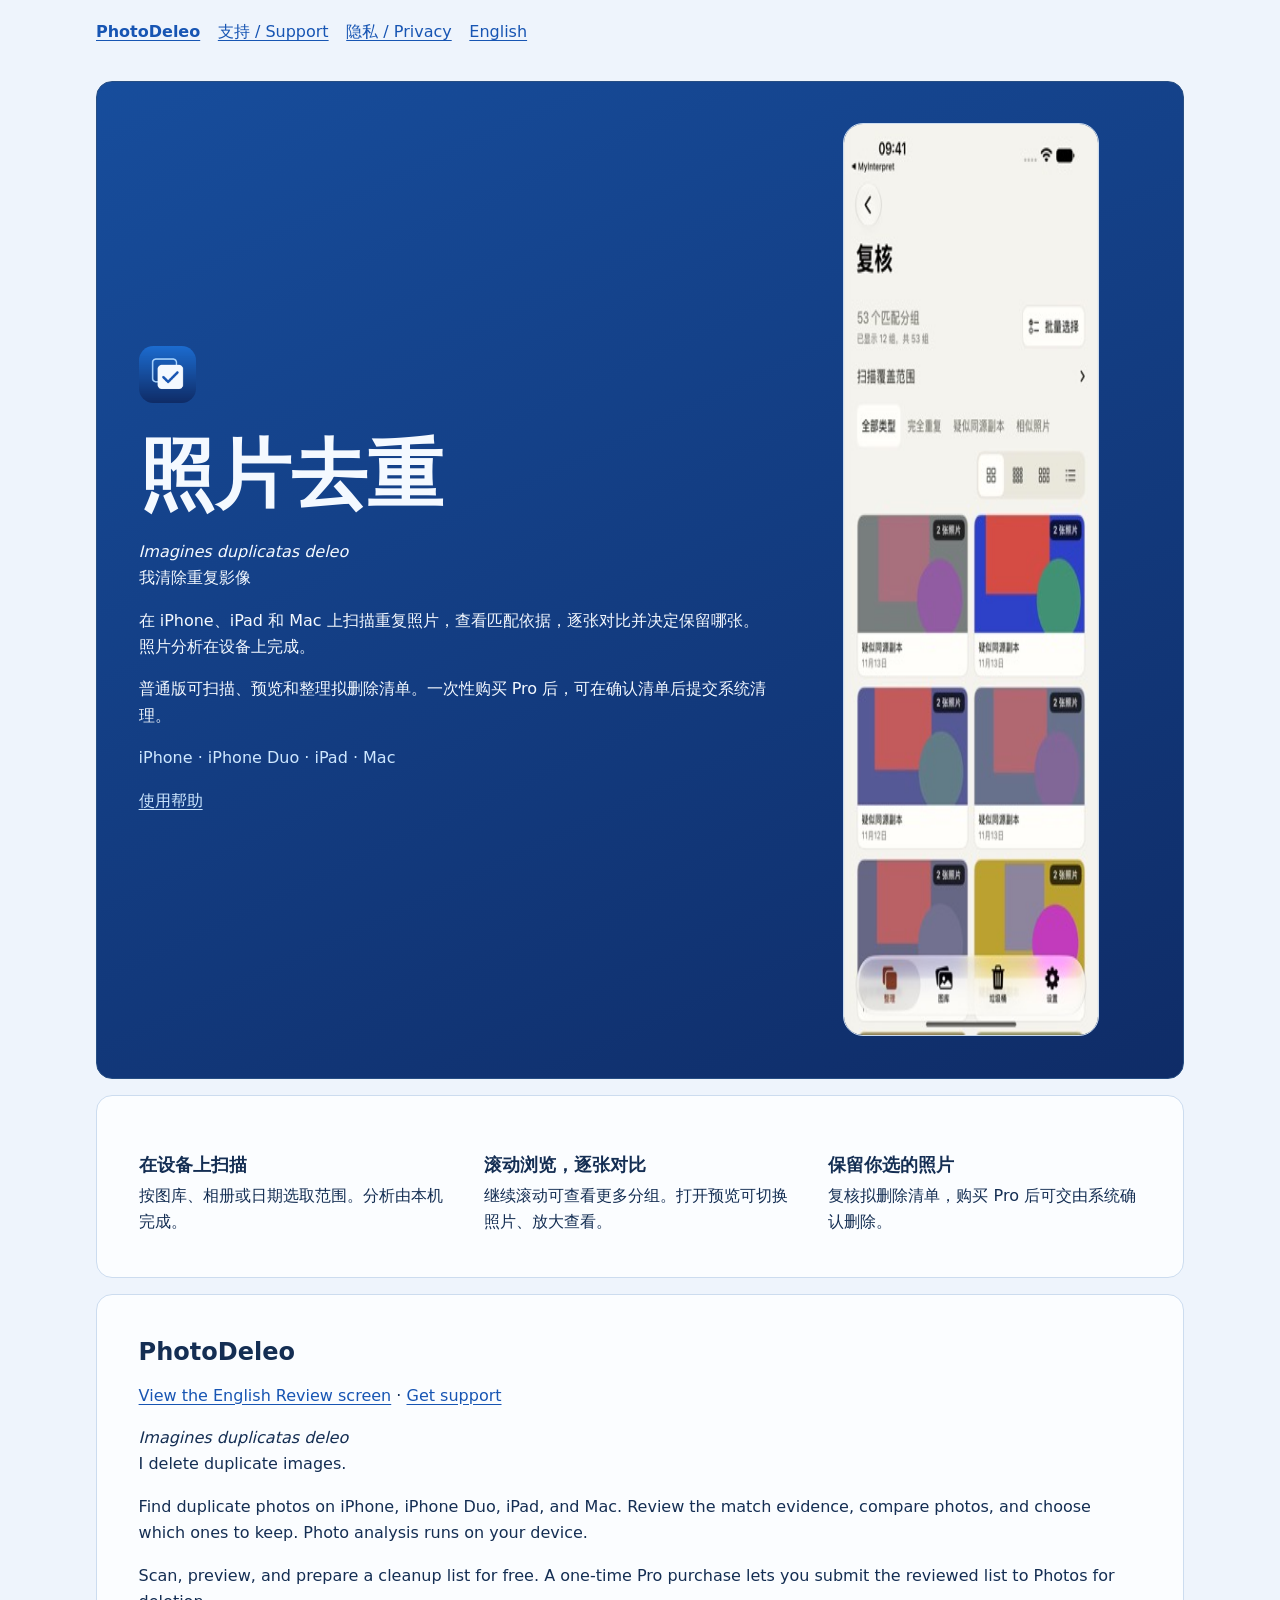
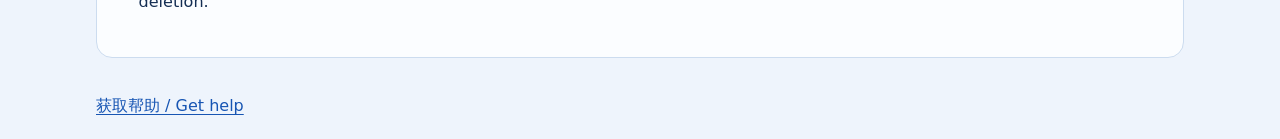
<file: index.html>
<!doctype html>
<html lang="zh-Hans">
<head>
<meta charset="utf-8">
<meta name="viewport" content="width=device-width, initial-scale=1">
<title>照片去重 · PhotoDeleo</title>
<meta name="description" content="照片去重 PhotoDeleo 在 Apple 设备上查找并复核重复照片。">
<link rel="stylesheet" href="style.css">
<link rel="icon" href="media/app-icon.png">
</head>
<body class="product">
<header><nav aria-label="网站导航"><a href="index.html">PhotoDeleo</a><a href="support.html">支持 / Support</a><a href="privacy.html">隐私 / Privacy</a><a href="#english" lang="en">English</a></nav></header>
<main>
<section class="hero">
<div>
<img class="hero-icon" src="media/app-icon.png" width="58" height="58" alt="">
<h1>照片去重</h1>
<p><em lang="la">Imagines duplicatas deleo</em><br>我清除重复影像</p>
<p>在 iPhone、iPad 和 Mac 上扫描重复照片，查看匹配依据，逐张对比并决定保留哪张。照片分析在设备上完成。</p>
<p>普通版可扫描、预览和整理拟删除清单。一次性购买 Pro 后，可在确认清单后提交系统清理。</p>
<p class="platforms">iPhone · iPhone Duo · iPad · Mac</p>
<p><a href="support.html">使用帮助</a></p>
</div>
<img class="hero-shot" src="media/review-zh-Hans.jpg" width="420" height="913" alt="照片去重的复核页面，显示多组匹配照片">
</section>
<section aria-label="主要功能" class="features">
<div><h3>在设备上扫描</h3><p>按图库、相册或日期选取范围。分析由本机完成。</p></div>
<div><h3>滚动浏览，逐张对比</h3><p>继续滚动可查看更多分组。打开预览可切换照片、放大查看。</p></div>
<div><h3>保留你选的照片</h3><p>复核拟删除清单，购买 Pro 后可交由系统确认删除。</p></div>
</section>
<section id="english" lang="en">
<h2>PhotoDeleo</h2>
<p><a href="media/review-en-US.jpg">View the English Review screen</a> · <a href="support.html#english">Get support</a></p>
<p><em lang="la">Imagines duplicatas deleo</em><br>I delete duplicate images.</p>
<p>Find duplicate photos on iPhone, iPhone Duo, iPad, and Mac. Review the match evidence, compare photos, and choose which ones to keep. Photo analysis runs on your device.</p>
<p>Scan, preview, and prepare a cleanup list for free. A one-time Pro purchase lets you submit the reviewed list to Photos for deletion.</p>
</section>
</main>
<footer><a href="support.html">获取帮助 / Get help</a></footer>
</body>
</html>
</file>
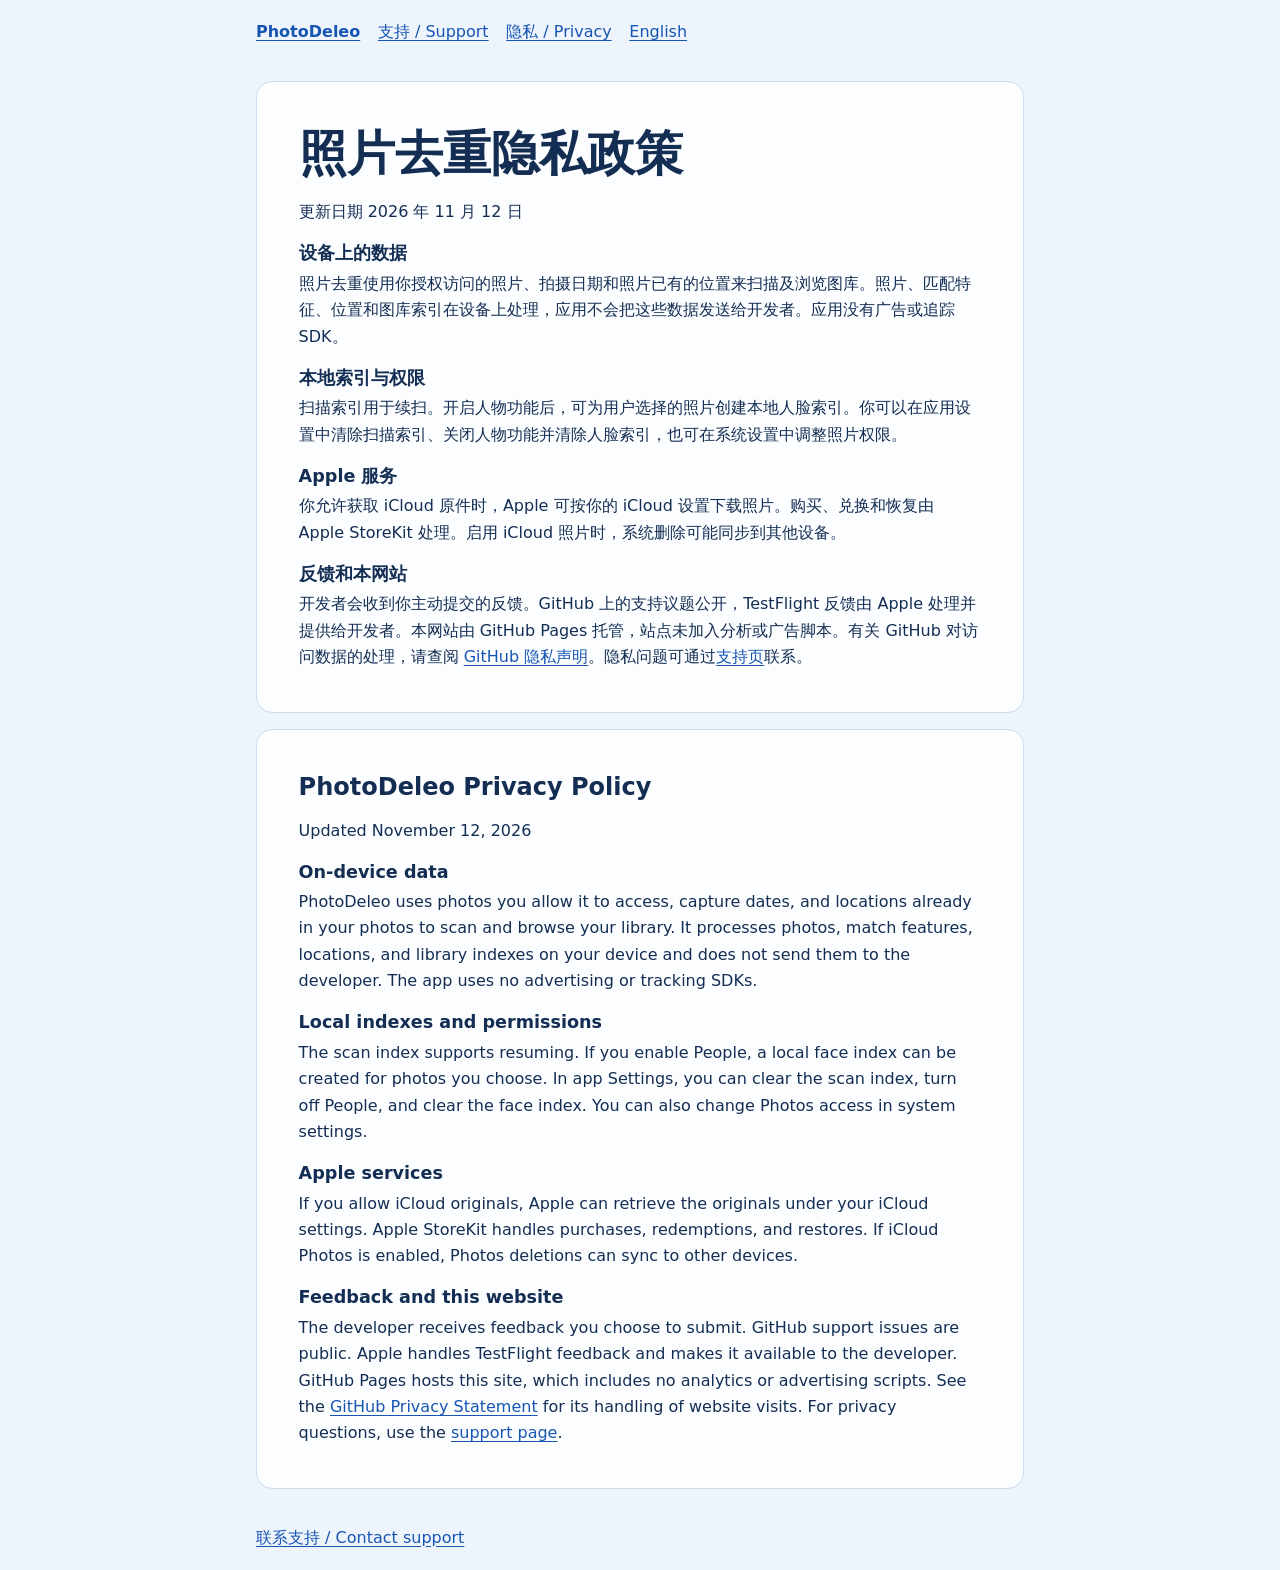
<file: privacy.html>
<!doctype html>
<html lang="zh-Hans">
<head>
<meta charset="utf-8">
<meta name="viewport" content="width=device-width, initial-scale=1">
<title>隐私政策 · 照片去重 / PhotoDeleo Privacy Policy</title>
<link rel="stylesheet" href="style.css">
</head>
<body>
<header><nav aria-label="网站导航"><a href="index.html">PhotoDeleo</a><a href="support.html">支持 / Support</a><a href="privacy.html" aria-current="page">隐私 / Privacy</a><a href="#english" lang="en">English</a></nav></header>
<main>
<section>
<h1>照片去重隐私政策</h1>
<p>更新日期 2026 年 11 月 12 日</p>
<h3>设备上的数据</h3>
<p>照片去重使用你授权访问的照片、拍摄日期和照片已有的位置来扫描及浏览图库。照片、匹配特征、位置和图库索引在设备上处理，应用不会把这些数据发送给开发者。应用没有广告或追踪 SDK。</p>
<h3>本地索引与权限</h3>
<p>扫描索引用于续扫。开启人物功能后，可为用户选择的照片创建本地人脸索引。你可以在应用设置中清除扫描索引、关闭人物功能并清除人脸索引，也可在系统设置中调整照片权限。</p>
<h3>Apple 服务</h3>
<p>你允许获取 iCloud 原件时，Apple 可按你的 iCloud 设置下载照片。购买、兑换和恢复由 Apple StoreKit 处理。启用 iCloud 照片时，系统删除可能同步到其他设备。</p>
<h3>反馈和本网站</h3>
<p>开发者会收到你主动提交的反馈。GitHub 上的支持议题公开，TestFlight 反馈由 Apple 处理并提供给开发者。本网站由 GitHub Pages 托管，站点未加入分析或广告脚本。有关 GitHub 对访问数据的处理，请查阅 <a href="https://docs.github.com/en/site-policy/privacy-policies/github-general-privacy-statement">GitHub 隐私声明</a>。隐私问题可通过<a href="support.html">支持页</a>联系。</p>
</section>
<section id="english" lang="en">
<h2>PhotoDeleo Privacy Policy</h2>
<p>Updated November 12, 2026</p>
<h3>On-device data</h3>
<p>PhotoDeleo uses photos you allow it to access, capture dates, and locations already in your photos to scan and browse your library. It processes photos, match features, locations, and library indexes on your device and does not send them to the developer. The app uses no advertising or tracking SDKs.</p>
<h3>Local indexes and permissions</h3>
<p>The scan index supports resuming. If you enable People, a local face index can be created for photos you choose. In app Settings, you can clear the scan index, turn off People, and clear the face index. You can also change Photos access in system settings.</p>
<h3>Apple services</h3>
<p>If you allow iCloud originals, Apple can retrieve the originals under your iCloud settings. Apple StoreKit handles purchases, redemptions, and restores. If iCloud Photos is enabled, Photos deletions can sync to other devices.</p>
<h3>Feedback and this website</h3>
<p>The developer receives feedback you choose to submit. GitHub support issues are public. Apple handles TestFlight feedback and makes it available to the developer. GitHub Pages hosts this site, which includes no analytics or advertising scripts. See the <a href="https://docs.github.com/en/site-policy/privacy-policies/github-general-privacy-statement">GitHub Privacy Statement</a> for its handling of website visits. For privacy questions, use the <a href="support.html">support page</a>.</p>
</section>
</main>
<footer><a href="support.html">联系支持 / Contact support</a></footer>
</body>
</html>
</file>
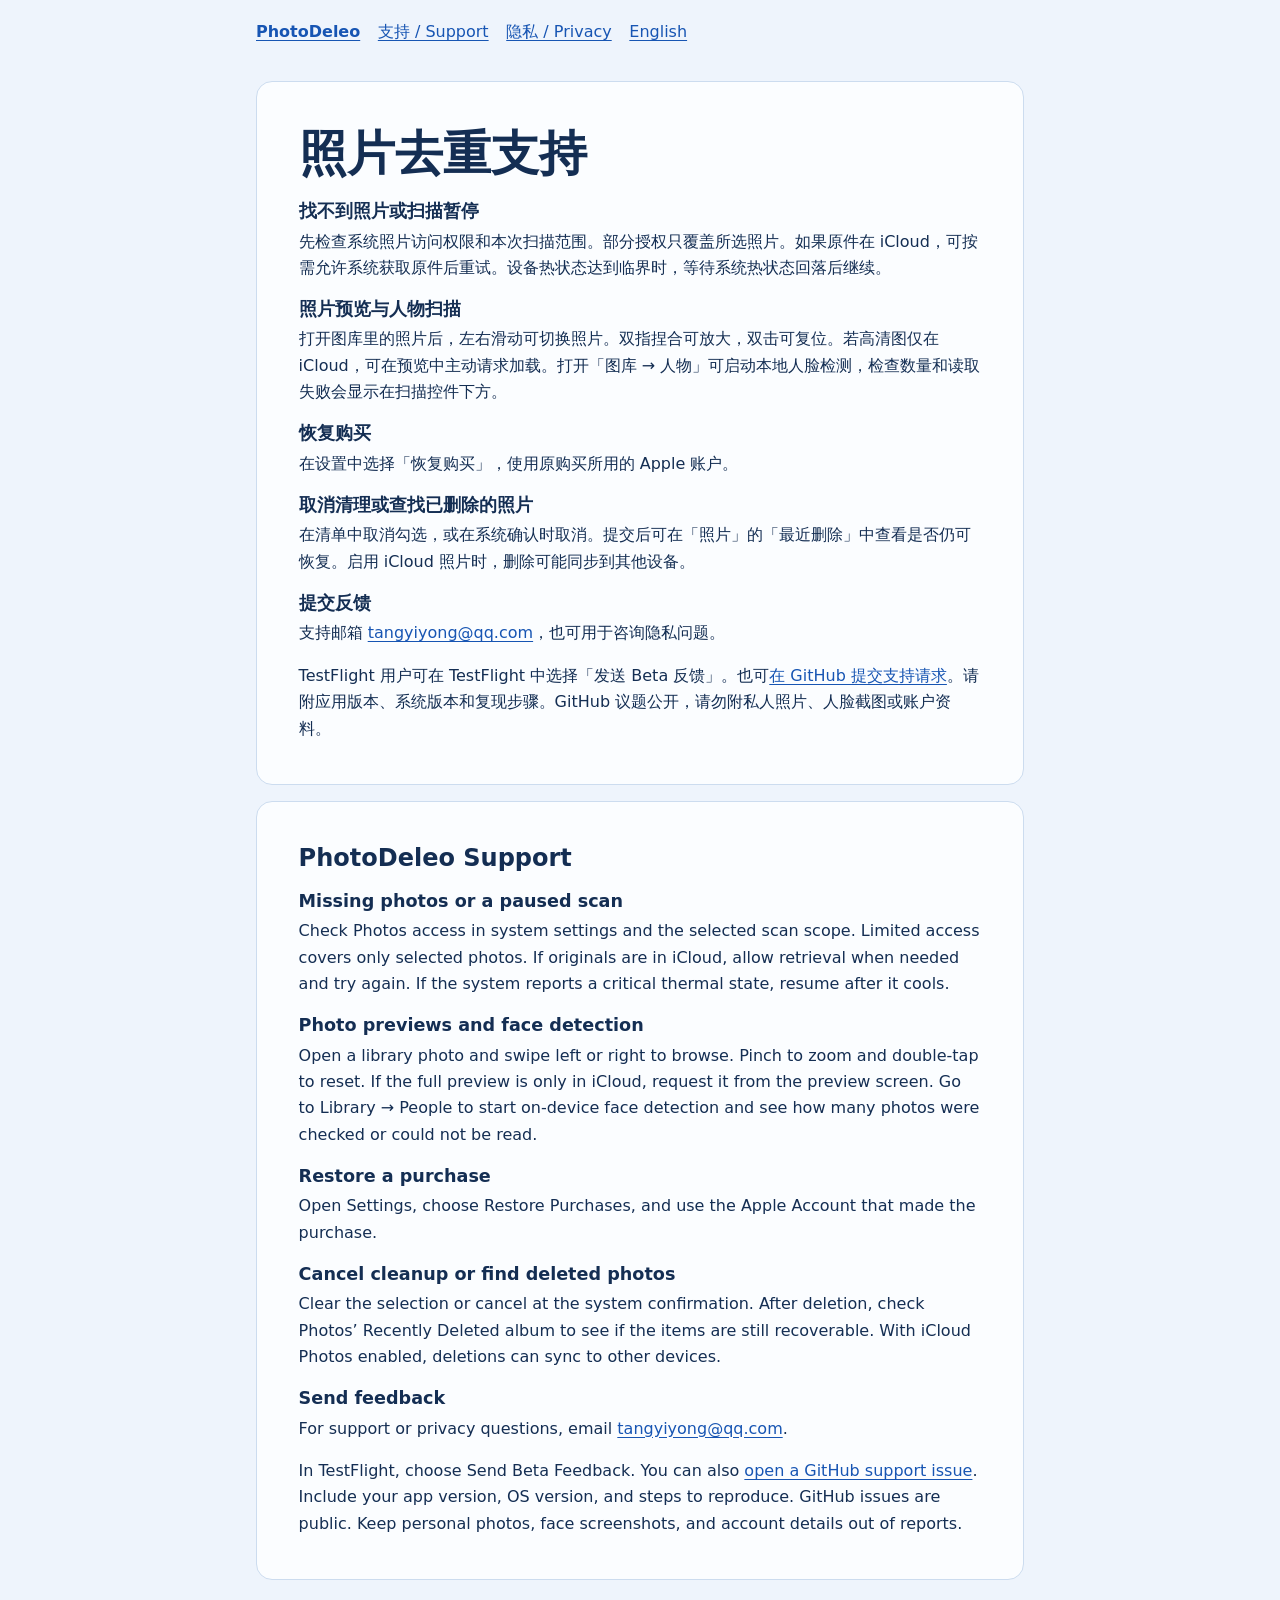
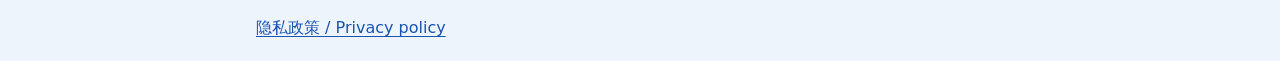
<file: support.html>
<!doctype html>
<html lang="zh-Hans">
<head>
<meta charset="utf-8">
<meta name="viewport" content="width=device-width, initial-scale=1">
<title>支持 · 照片去重 / PhotoDeleo Support</title>
<link rel="stylesheet" href="style.css">
<link rel="icon" href="media/app-icon.png">
</head>
<body>
<header><nav aria-label="网站导航"><a href="index.html">PhotoDeleo</a><a href="support.html" aria-current="page">支持 / Support</a><a href="privacy.html">隐私 / Privacy</a><a href="#english" lang="en">English</a></nav></header>
<main>
<section>
<h1>照片去重支持</h1>
<h3>找不到照片或扫描暂停</h3>
<p>先检查系统照片访问权限和本次扫描范围。部分授权只覆盖所选照片。如果原件在 iCloud，可按需允许系统获取原件后重试。设备热状态达到临界时，等待系统热状态回落后继续。</p>
<h3>照片预览与人物扫描</h3>
<p>打开图库里的照片后，左右滑动可切换照片。双指捏合可放大，双击可复位。若高清图仅在 iCloud，可在预览中主动请求加载。打开「图库 → 人物」可启动本地人脸检测，检查数量和读取失败会显示在扫描控件下方。</p>
<h3>恢复购买</h3>
<p>在设置中选择「恢复购买」，使用原购买所用的 Apple 账户。</p>
<h3>取消清理或查找已删除的照片</h3>
<p>在清单中取消勾选，或在系统确认时取消。提交后可在「照片」的「最近删除」中查看是否仍可恢复。启用 iCloud 照片时，删除可能同步到其他设备。</p>
<h3>提交反馈</h3>
<p>支持邮箱 <a href="mailto:tangyiyong@qq.com">tangyiyong@qq.com</a>，也可用于咨询隐私问题。</p>
<p>TestFlight 用户可在 TestFlight 中选择「发送 Beta 反馈」。也可<a href="https://github.com/tangyiyong/PhotoDeleo-support/issues/new">在 GitHub 提交支持请求</a>。请附应用版本、系统版本和复现步骤。GitHub 议题公开，请勿附私人照片、人脸截图或账户资料。</p>
</section>
<section id="english" lang="en">
<h2>PhotoDeleo Support</h2>
<h3>Missing photos or a paused scan</h3>
<p>Check Photos access in system settings and the selected scan scope. Limited access covers only selected photos. If originals are in iCloud, allow retrieval when needed and try again. If the system reports a critical thermal state, resume after it cools.</p>
<h3>Photo previews and face detection</h3>
<p>Open a library photo and swipe left or right to browse. Pinch to zoom and double-tap to reset. If the full preview is only in iCloud, request it from the preview screen. Go to Library → People to start on-device face detection and see how many photos were checked or could not be read.</p>
<h3>Restore a purchase</h3>
<p>Open Settings, choose Restore Purchases, and use the Apple Account that made the purchase.</p>
<h3>Cancel cleanup or find deleted photos</h3>
<p>Clear the selection or cancel at the system confirmation. After deletion, check Photos’ Recently Deleted album to see if the items are still recoverable. With iCloud Photos enabled, deletions can sync to other devices.</p>
<h3>Send feedback</h3>
<p>For support or privacy questions, email <a href="mailto:tangyiyong@qq.com">tangyiyong@qq.com</a>.</p>
<p>In TestFlight, choose Send Beta Feedback. You can also <a href="https://github.com/tangyiyong/PhotoDeleo-support/issues/new">open a GitHub support issue</a>. Include your app version, OS version, and steps to reproduce. GitHub issues are public. Keep personal photos, face screenshots, and account details out of reports.</p>
</section>
</main>
<footer><a href="privacy.html">隐私政策 / Privacy policy</a></footer>
</body>
</html>
</file>
<file: style.css>
:root {
  color-scheme: light dark;
  --background: #f5f7fa;
  --surface: #fff;
  --text: #192639;
  --muted: #475569;
  --link: #1458b0;
  --line: #d6e0eb;
}
@media (prefers-color-scheme: dark) {
  :root { --background: #111924; --surface: #192433; --text: #f1f5fc; --muted: #b8c7da; --link: #9cc6ff; --line: #435369; }
}
* { box-sizing: border-box; }
body { margin: 0; background: var(--background); color: var(--text); font: 1rem/1.65 system-ui, -apple-system, sans-serif; }
header, main, footer { width: min(calc(100% - 2rem), 48rem); margin-inline: auto; }
header, footer { padding: 1.2rem 0; }
nav { display: flex; flex-wrap: wrap; align-items: center; gap: .45rem 1.1rem; }
nav a:first-child { font-weight: 700; }
a { color: var(--link); text-underline-offset: .18em; }
a:focus-visible { outline: 2px solid var(--link); outline-offset: 4px; }
section { margin-block: 1rem; padding: clamp(1rem, 5vw, 2.6rem); border: 1px solid var(--line); border-radius: 1rem; background: var(--surface); overflow-wrap: anywhere; }
h1, h2, h3 { line-height: 1.25; }
h1 { font-size: clamp(2rem, 6vw, 3rem); margin: 0 0 .55rem; }
h2 { font-size: 1.5rem; margin: 0 0 .65rem; }
h3 { font-size: 1.1rem; margin-bottom: .15rem; }
h3 + p { margin-top: .35rem; }
p:last-child { margin-bottom: 0; }
footer { color: var(--muted); }

:root { --background: #eef4fc; --surface: #fbfdff; --text: #142e53; --muted: #4f6381; --link: #1755b3; --line: #ccdcef; }
@media (prefers-color-scheme: dark) {
  :root { --background: #101c30; --surface: #172742; --text: #f4f9ff; --muted: #b7c9e2; --link: #a9d4ff; --line: #355173; }
}
body.product main, body.product header, body.product footer { width: min(calc(100% - 2rem), 68rem); }
.hero { background: linear-gradient(155deg, #174d9c, #0f2c67); color: #f4f9ff; border-color: #274e83; display: grid; grid-template-columns: 1fr minmax(14rem, 34%); gap: 2rem; align-items: center; }
.hero h1 { font-family: Georgia, "Songti SC", serif; font-size: clamp(2.6rem, 7vw, 4.75rem); }
.hero-icon { width: 3.6rem; height: 3.6rem; margin-bottom: 1rem; border-radius: .9rem; }
.hero-shot { width: 100%; max-width: 16rem; margin-inline: auto; display: block; border: 1px solid var(--line); border-radius: 1.25rem; }
.features { display: grid; grid-template-columns: repeat(3, 1fr); gap: 1rem 2rem; margin-block: 1rem; }
.hero .platforms { color: #cde7ff; }
.hero a { color: #cde7ff; }
@media (max-width: 620px) {
  .hero, .features { grid-template-columns: 1fr; }
  .hero-shot { max-width: 14rem; }
}
</file>
